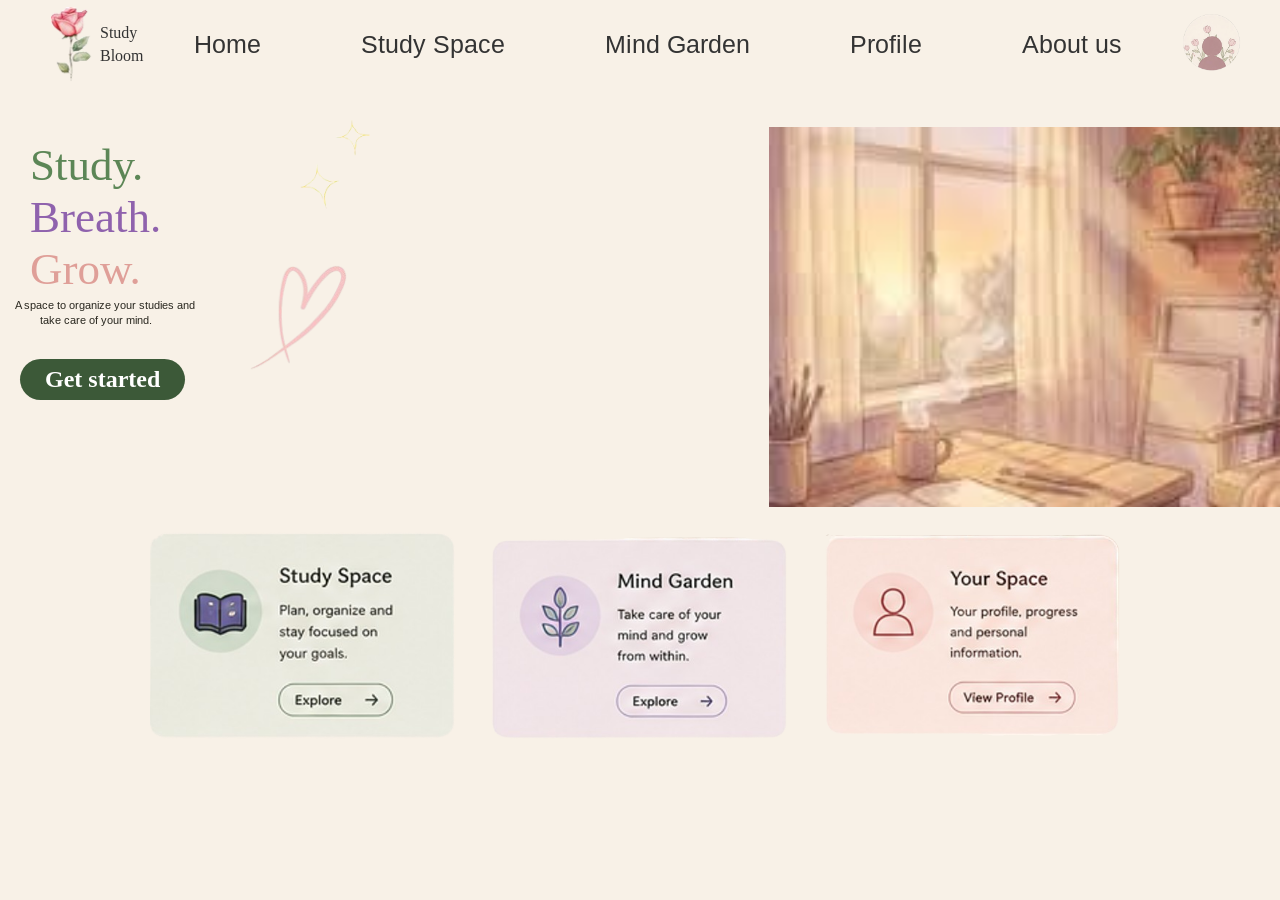
<file: index.html>
<!DOCTYPE html>
<html lang="en">
  <head>
    <meta charset="UTF-8" />
    <meta name="viewport" content="width=device-width, initial-scale=1.0" />
    <link
      href="https://fonts.googleapis.com/css2?family=Arimo&display=swap"
      rel="stylesheet"
    />
    <meta http-equiv="X-UA-Compatible" content="ie=edge" />
    <title>Study Bloom</title>
    <link rel="stylesheet" href="styles.css" />
    <link rel="stylesheet" href="about.css" />
    <link rel="stylesheet" href="mind.css" />
    <link rel="stylesheet" href="profile.css" />
    <script src="index.mjs"></script>
  </head>
  <body class="home">
    <nav>
      <div class="logo">
        <img src="assests\rose.png" alt="Study Bloom" />
        <span>Study<br />Bloom</span>
      </div>
      <!-- nav bar-->
      <div class="nav-links">
        <a href="index.html">Home</a>
        <a href="study.html">Study Space</a>
        <a href="mind.html">Mind Garden</a>
        <a href="profile.html">Profile</a>
        <a href="about.html">About us</a>
      </div>
      <!-- links pfp image to profile pic -->
      <a href="profile.html">
        <img class="pfp" src="assests\pfp.png" alt="pfp" />
      </a>
    </nav>
    <span id="study">Study.</span>
    <br />
    <span id="breath">Breath.</span> <br />
    <span id="grow">Grow.</span><br />
    <span id="quote">A space to organize your studies and </span>
    <span id="line2"> take care of your mind.</span>
    <!-- addsget started button-->
    <a href="login.html">
      <button class="get-started">Get started</button>
    </a>
    <!-- adds more images -->
    <img src="assests\stars.png" class="stars" />
    <img src="assests\heart.png" class="heart" />
    <img src="assests\room.jpg" class="room" />
    <!-- Quick acess -->
    <div class="cards">
      <a href="study.html">
        <img src="assests\green.png" alt="study space" />
      </a>
      <a href="mind.html">
        <img src="assests\purple.png" alt="mind garden" />
      </a>
      <a href="profile.html">
        <img src="assests\pink.png" alt="your space" />
      </a>
    </div>
    <!-- adds calm music -->
    <audio autoplay loop>
      <source src="assests/music.mp3" type="audio/mpeg" />
    </audio>
  </body>
</html>
</file>
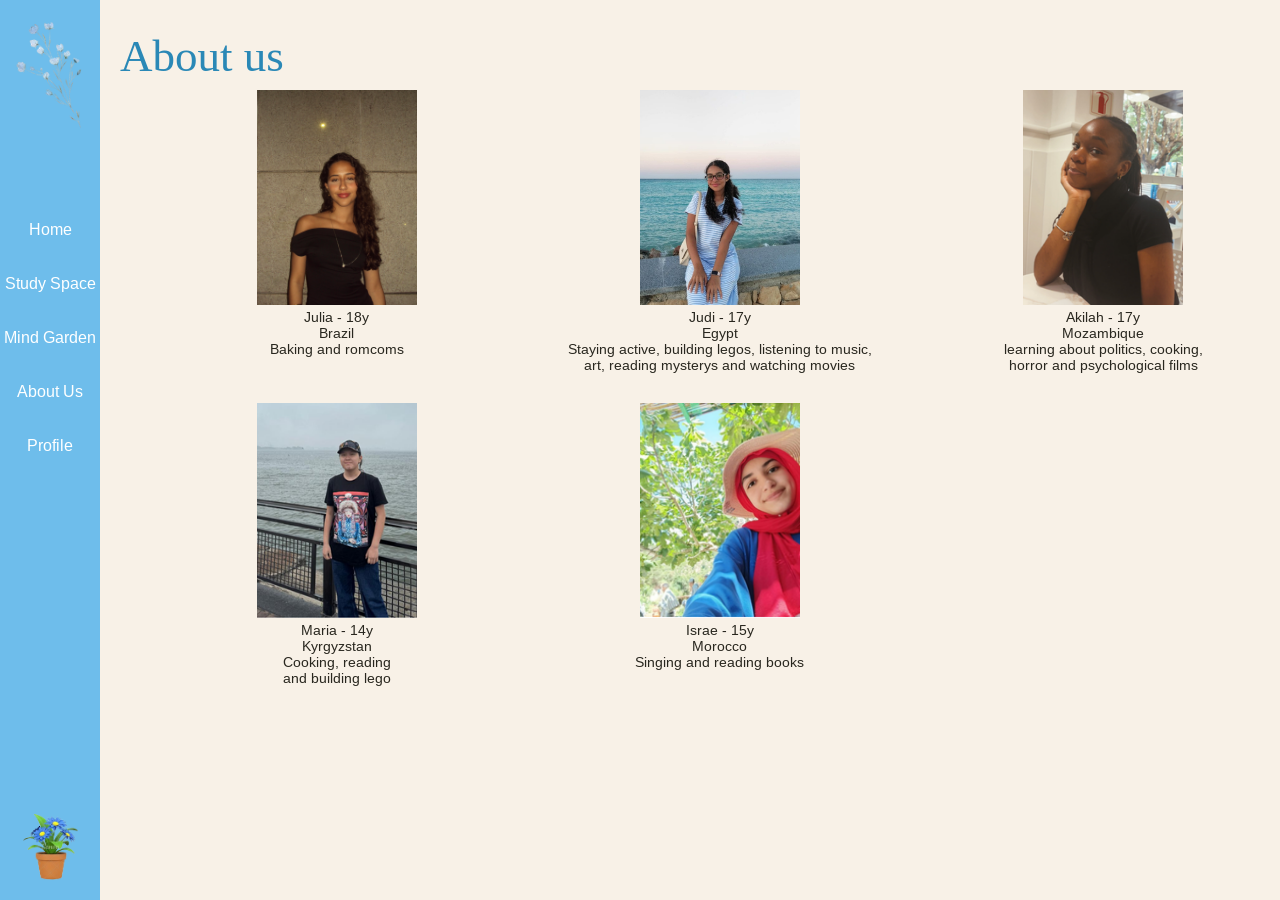
<file: about.html>
<!DOCTYPE html>
<html lang="en">
  <head>
    <meta charset="UTF-8" />
    <meta name="viewport" content="width=device-width, initial-scale=1.0" />
    <link
      href="https://fonts.googleapis.com/css2?family=Arimo&display=swap"
      rel="stylesheet"
    />
    <meta http-equiv="X-UA-Compatible" content="ie=edge" />
    <title>About us</title>
    <link rel="stylesheet" href="styles.css" />
    <script src="index.mjs"></script>
    <link rel="stylesheet" href="about.css" />
    <link rel="stylesheet" href="mind.css" />
    <link rel="stylesheet" href="profile.css" />
    <script src="script.js"></script>
  </head>
  <body class="about">
    <!-- nav bar-->
    <nav class="bluebar">
      <img src="assests\BluePlant.png" class="BluePlant" alt="plant" />

      <div class="blueLinks">
        <a href="index.html">Home</a>
        <a href="study.html">Study Space</a>
        <a href="mind.html">Mind Garden</a>
        <a href="about.html">About Us</a>
        <a href="profile.html">Profile</a>
      </div>
      <img src="assests\AboutPlant.png" class="AboutPlant" alt="Plant" />
    </nav>
<h1> About us</h1>
    <div class="people">
    <div class="person">
      <img src="assests\julia.jpg" alt="Julia">
      <p>Julia - 18y<br>
      Brazil<br>
      Baking and romcoms</p>
    </div>
    <div class="person">
      <img src="assests\judi.png" alt="Judi">
      <p>Judi - 17y<br>
      Egypt<br>
      Staying active, building legos, listening to music,<br>
      art, reading mysterys and watching movies</p>
    </div>
    
    <div class="person">
      <img src="assests\akilah.png" alt="Akilah">
      <p>Akilah - 17y<br>
      Mozambique<br>
      learning about politics, cooking,<br>
      horror and psychological films</p>
    </div>
    
 

    <div class="person">
      <img src="assests\maria.png" alt="Maria">
      <p>Maria - 14y<br>
      Kyrgyzstan<br>
      Cooking, reading<br>
      and building lego</p>
    </div>
    
    <div class="person">
      <img src="assests\israe.png" alt="Israe">
      <p>Israe - 15y<br>
      Morocco<br>
      Singing and reading books</p>
    </div>
    </div>
  </body>
</html>
</html>
</file>
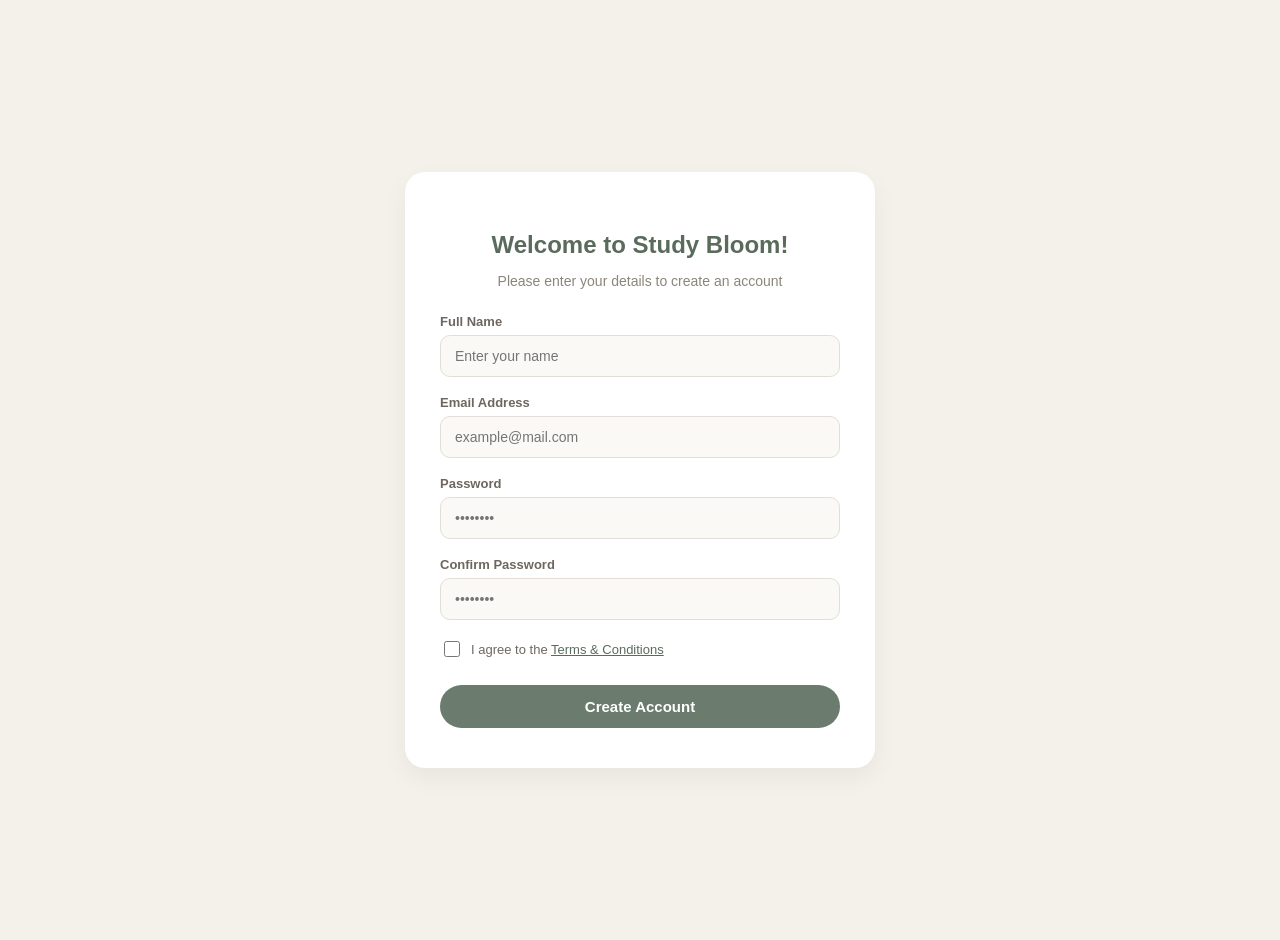
<file: login.html>
<!DOCTYPE html>
<html lang="en">
  <head>
    <meta charset="UTF-8" />
    <meta name="viewport" content="width=device-width, initial-scale=1.0" />
    <title>Study Bloom - Sign Up</title>
    <link rel="stylesheet" href="login.css" />
  </head>
  <body class="login-body">
    <div class="login-container">
      <h2>Welcome to Study Bloom!</h2>
      <p>Please enter your details to create an account</p>

      <form action="index.html" method="GET" id="signup-form">
        <div class="input-group">
          <label for="name">Full Name</label>
          <input
            type="text"
            id="name"
            name="name"
            placeholder="Enter your name"
            required
          />
        </div>

        <div class="input-group">
          <label for="email">Email Address</label>
          <input
            type="email"
            id="email"
            name="email"
            placeholder="example@mail.com"
            required
          />
        </div>

        <div class="input-group">
          <label for="password">Password</label>
          <input
            type="password"
            id="password"
            name="password"
            placeholder="••••••••"
            required
          />
        </div>

        <div class="input-group">
          <label for="confirm-password">Confirm Password</label>
          <input
            type="password"
            id="confirm-password"
            name="confirm-password"
            placeholder="••••••••"
            required
          />
        </div>

        <div class="checkbox-group">
          <input type="checkbox" id="terms" required />
          <label for="terms"
            >I agree to the
            <a href="#" onclick="openTerms(event)">Terms & Conditions</a></label
          >
        </div>

        <button type="submit" class="submit-btn">Create Account</button>
      </form>
    </div>

    <div id="terms-modal" class="modal">
      <div class="modal-content">
        <span class="close-btn" onclick="closeTerms()">&times;</span>
        <h3>Terms & Conditions</h3>
        <ol>
          <li>Be respectful and supportive to all study partners.</li>
          <li>Keep your account details and progress honest.</li>
          <li>Enjoy your study sessions and stay consistent!</li>
        </ol>
      </div>
    </div>

    <script src="login.js"></script>
  </body>
</html>
</file>
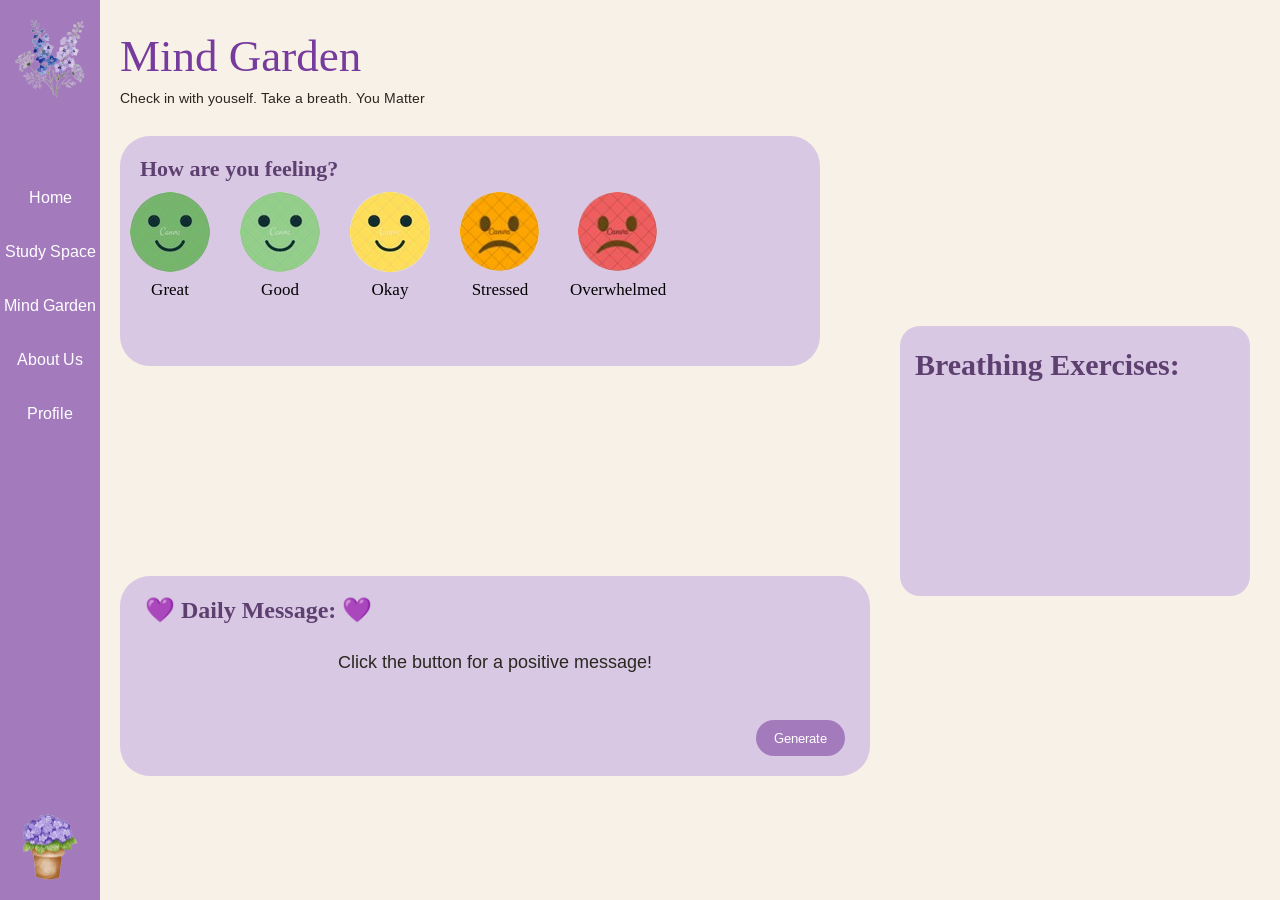
<file: mind.html>
<!DOCTYPE html>
<html lang="en">
  <head>
    <meta charset="UTF-8" />
    <meta name="viewport" content="width=device-width, initial-scale=1.0" />
    <link
      href="https://fonts.googleapis.com/css2?family=Arimo&display=swap"
      rel="stylesheet"
    />
    <meta http-equiv="X-UA-Compatible" content="ie=edge" />
    <title>Mind Garden</title>
    <link rel="stylesheet" href="styles.css" />
    <link rel="stylesheet" href="about.css" />
    <link rel="stylesheet" href="mind.css" />
    <link rel="stylesheet" href="profile.css" />
  </head>
  <body class="mind">
    <!-- nav bar-->
    <nav class="purplebar">
      <img src="assests\PurplePlant.png" class="PurplePlant" alt="plant" />

      <div class="purpleLinks">
        <a href="index.html">Home</a>
        <a href="study.html">Study Space</a>
        <a href="mind.html">Mind Garden</a>
        <a href="about.html">About Us</a>
        <a href="profile.html">Profile</a>
      </div>
      <img src="assests\MindPlant.png" class="MindPlant" alt="Plant" />
    </nav>

    <!-- text -->
    <h1>Mind Garden</h1>
    <p class="mindtitle">Check in with youself. Take a breath. You Matter</p>

    <!--feelings part-->
    <div class="feelingBox">
      <h2 class="feelingQuestion">How are you feeling?</h2>
      <div class="feelings">
        <label class="feeling">
          <input type="radio" name="feeling" value="great" />
          <img src="assests\great.png" alt="Great" />
          <span>Great</span>
        </label>

        <label class="feeling">
          <input type="radio" name="feeling" value="good" />
          <img src="assests\good.png" alt="Good" />
          <span>Good</span>
        </label>

        <label class="feeling">
          <input type="radio" name="feeling" value="Okay" />
          <img src="assests\okay.png" alt="Okay" />
          <span>Okay</span>
        </label>

        <label class="feeling">
          <input type="radio" name="feeling" value="Stressed" />
          <img src="assests\stressed.png" alt="Stressed" />
          <span>Stressed</span>
        </label>

        <label class="feeling">
          <input type="radio" name="feeling" value="Overwhelmed" />
          <img src="assests\overwhelmed.png" alt="Overwhelmed" />
          <span>Overwhelmed</span>
        </label>
      </div>
      <div id="feelingMessage" class="feelingMessage"></div>
    </div>
    <!--Positive messages-->
    <div class="messageBox">
      <h2>💜 Daily Message: 💜</h2>

      <p id="message">Click the button for a positive message!</p>

      <button id="messageButton">Generate</button>
    </div>
    <script src="mind.mjs"></script>
  </body>
</html>
<!--breathing exercises-->
<div class="breathingBox">
  <h3>Breathing Exercises:</h3>

  <iframe
    width="300"
    height="170"
    src="https://www.youtube.com/embed/LiUnFJ8P4gM"
    title="Breathing Exercises"
    allowfullscreen
  >
  </iframe>
</div>
</file>
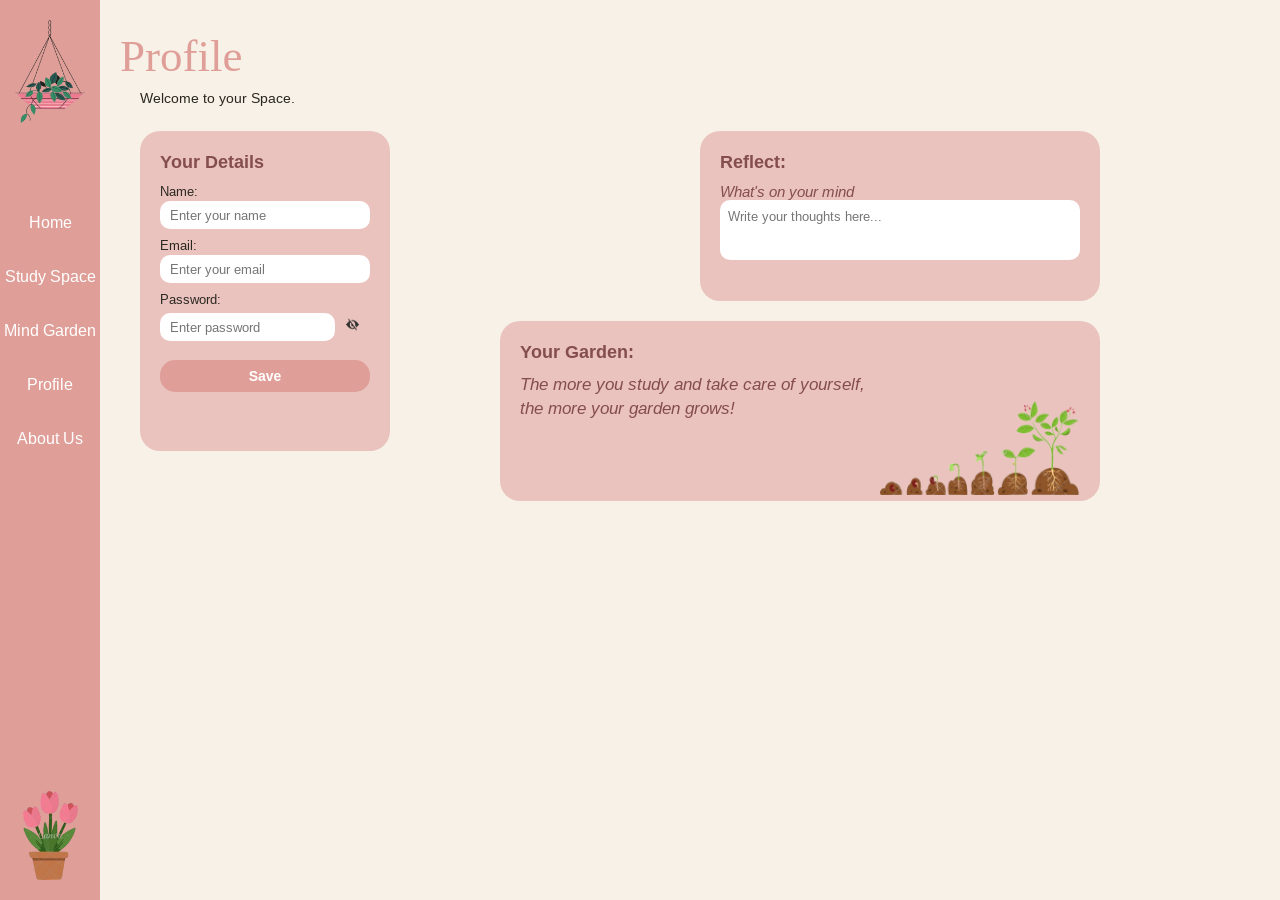
<file: profile.html>
<!DOCTYPE html>
<html lang="en">
  <head>
    <meta charset="UTF-8" />
    <meta name="viewport" content="width=device-width, initial-scale=1.0" />
    <title>Profile</title>
    <link
      href="https://fonts.googleapis.com/css2?family=Arimo&display=swap"
      rel="stylesheet"
    />
    <link rel="stylesheet" href="styles.css" />
    <link rel="stylesheet" href="profile.css" />
    <script src="script.js" defer></script>
  </head>
  <body class="profile">
    <!-- Navbar à gauche -->
    <nav class="pinkbar">
      <img src="assests/PinkPlant.png" class="PinkPlant" alt="plant" />
      <div class="pinkLinks">
        <a href="index.html">Home</a>
        <a href="study.html">Study Space</a>
        <a href="mind.html">Mind Garden</a>
        <a href="profile.html">Profile</a>
        <a href="about.html">About Us</a>
      </div>
      <img src="assests/ProfilePlant.png" class="ProfilePlant" alt="Plant" />
    </nav>

    <!-- Contenu principal -->
    <div class="content">
      <h1>Profile</h1>
      <p class="profiletitle">Welcome to your Space.</p>

      <div class="grid-container">
        <!-- Your Details box -->
        <div class="card details">
          <h2>Your Details</h2>

          <label>Name:</label>
          <input type="text" id="userName" placeholder="Enter your name" />

          <label>Email:</label>
          <input type="email" id="userEmail" placeholder="Enter your email" />

          <label>Password:</label>

          <div class="password-box">
            <input type="password" id="userPass" placeholder="Enter password" />

            <button type="button" onclick="togglePassword()">
              <img src="assests/pass.png" alt="Show password" />
            </button>
          </div>

          <button class="save-btn" onclick="saveDetails()">Save</button>
        </div>

        <!-- Right boxes -->
        <div class="right-boxes">
          <div class="card reflect">
            <h2>Reflect:</h2>
            <p><i>What's on your mind</i></p>

            <textarea placeholder="Write your thoughts here..."></textarea>
          </div>

          <div class="card garden">
            <h2>Your Garden:</h2>

            <img
              src="assests/garden.png"
              alt="Your Garden"
              class="garden-image"
            />

            <p>
              The more you study and take care of yourself, <br />the more your
              garden grows!
            </p>
          </div>
        </div>
      </div>
    </div>

    <script>
      const savedName = localStorage.getItem("profileName");
      const savedEmail = localStorage.getItem("profileEmail");
      const savedPassword = localStorage.getItem("profilePass");

      document.getElementById("userName").value = savedName || "";
      document.getElementById("userEmail").value = savedEmail || "";
      document.getElementById("userPass").value = savedPassword || "";
    </script>

    <script src="script.js" defer></script>
  </body>
</html>
</file>
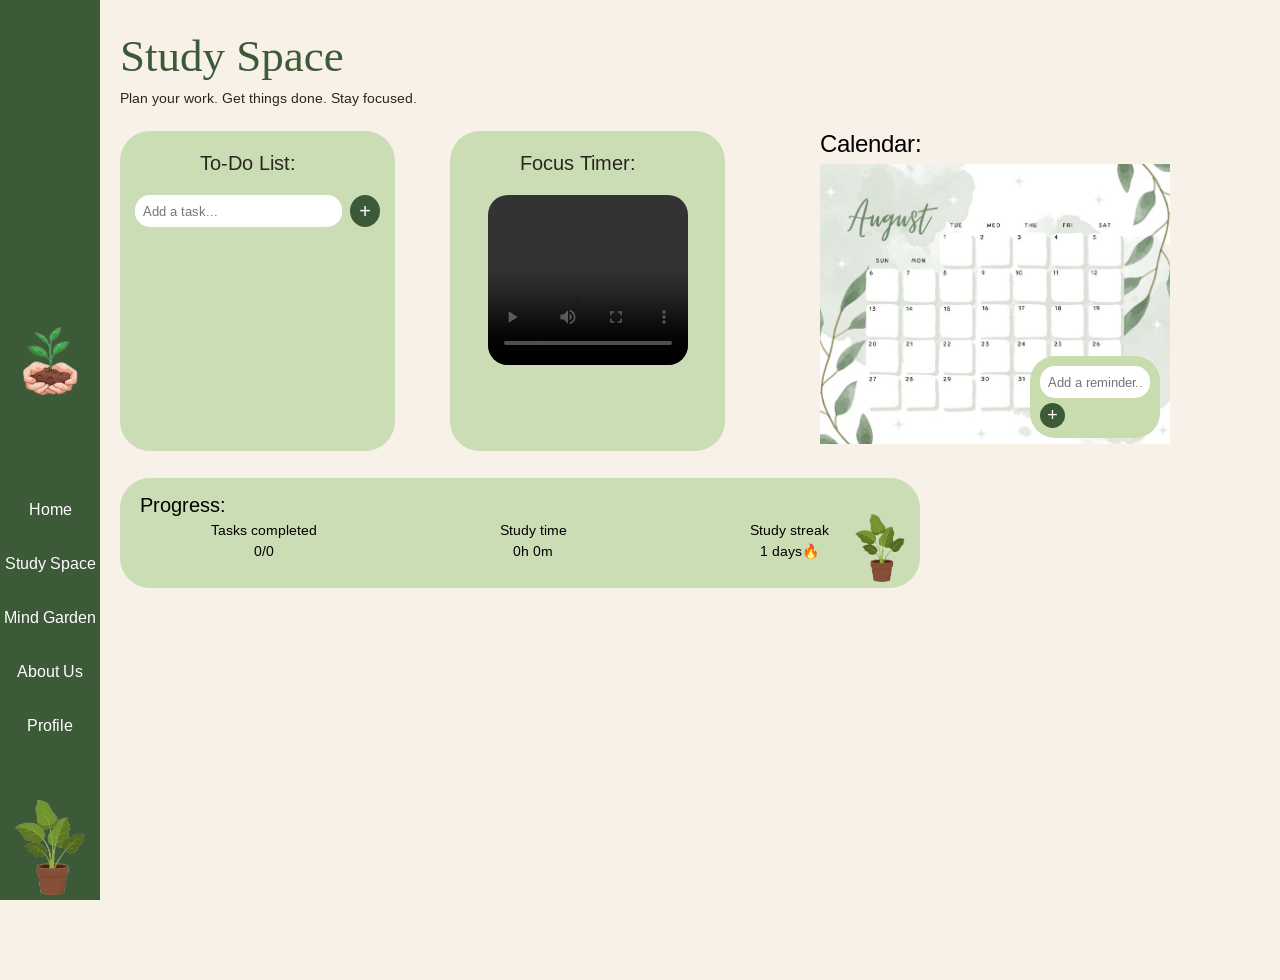
<file: study.html>
<!DOCTYPE html>
<html lang="en">
  <head>
    <meta charset="UTF-8" />
    <meta name="viewport" content="width=device-width, initial-scale=1.0" />
    <link
      href="https://fonts.googleapis.com/css2?family=Arimo&display=swap"
      rel="stylesheet"
    />
    <meta http-equiv="X-UA-Compatible" content="ie=edge" />
    <title>Study Space</title>
    <link rel="stylesheet" href="styles.css" />
    <link rel="stylesheet" href="about.css" />
    <link rel="stylesheet" href="mind.css" />
    <link rel="stylesheet" href="profile.css" />
  </head>
  <body class="study">
    <!-- nav bar-->
    <nav class="greenbar">
      <img src="assests\handPlant.png" class="handPlant" alt="plant" />

      <div class="greenLinks">
        <a href="index.html">Home</a>
        <a href="study.html">Study Space</a>
        <a href="mind.html">Mind Garden</a>
        <a href="about.html">About Us</a>
        <a href="profile.html">Profile</a>
      </div>
      <img src="assests\StudyPlant.png" class="StudyPlant" alt="Plant" />
    </nav>
    <!-- text-->
    <h1>Study Space</h1>

    <p class="subtitle">Plan your work. Get things done. Stay focused.</p>

    <!-- to do list-->
    <div class="todo">
      <h2>To-Do List:</h2>
      <div class="addTask">
        <input type="text" id="taskInput" placeholder="Add a task..." />
        <button onclick="addTask()">+</button>
      </div>
      <div id="taskList"></div>
    </div>
    <!-- focus timer-->
    <div class="timer">
      <h2>Focus Timer:</h2>
      <video id="timerVideo" controls>
        <source src="assests\timer.mp4" type="video/mp4" />
      </video>
    </div>
    <!-- Calendar and reminder-->
    <div class="calendar">
      <h2>Calendar:</h2>
      <img src="assests\calendar.jpg" alt="Calendar" />

      <div class="reminderBox">
        <input type="text" id="reminderInput" placeholder="Add a reminder..." />
        <button class="reminderButton" onclick="addReminder()">+</button>

        <div id="reminders"></div>
      </div>
    </div>
    <!-- Progress -->
    <div class="progress">
      <h2>Progress:</h2>

      <div class="progressInfo">
        <div>
          <p>Tasks completed</p>
          <p id="taskProgress">0/0</p>
        </div>

        <div>
          <p>Study time</p>
          <p id="studyTime">0h 0m</p>
        </div>

        <div>
          <p>Study streak</p>
          <p>1 days🔥</p>
        </div>
        <img src="assests/StudyPlant.png" class="progressPlant" alt="Plant" />
      </div>
    </div>
    <script src="index.mjs"></script>
    <!--Adds spotify playlist-->
    <div class="spotify">
      <iframe
        data-testid="embed-iframe"
        style="border-radius: 12px"
        src="https://open.spotify.com/embed/playlist/37i9dQZF1DX1s9knjP51Oa?utm_source=generator&si=9473aa937c7b469c"
        width="100%"
        height="352"
        frameborder="0"
        allowfullscreen=""
        allow="autoplay; clipboard-write; encrypted-media; fullscreen; picture-in-picture"
        loading="lazy"
      ></iframe>
    </div>
  </body>
</html>
</file>
<file: styles.css>
* {
  margin: 0;
  padding: 0;
  box-sizing: border-box;
}

body {
  overflow-x: hidden;
}

/* styling home page */
.home {
  background-color: #f8f1e7;
}

/* styling nav */
nav {
  display: flex;
  align-items: center;
  padding: 5px 50px;
  gap: 50px;
}

/* Study Bloom logo */
.logo {
  display: flex;
  align-items: center;
  gap: 5px;
  width: 120px;
}

.logo img {
  width: 45px;
  height: 75px;
  object-fit: contain;
}

.logo span {
  font-size: 16px;
  line-height: 1.4;
  color: #333;
}

/* Navigation links */
.nav-links {
  display: flex;
  align-items: center;
  gap: 100px;
  flex: 1;
  white-space: nowrap;
}

.nav-links a {
  text-decoration: none;
  font-family: "Arimo", sans-serif;
  color: #333;
  font-size: 25px;
}

/* nav links become underlined when hovered on */
.nav-links a:hover {
  text-decoration: underline;
}

/* styling pfp icon */
.pfp {
  width: 75px;
  height: 75px;
  border-radius: 50%;
}

/* styling text */
#study {
  position: relative;
  top: 50px;
  left: 30px;
  font-family: "Times New Roman", Times, serif;
  color: #5c8656;
  font-size: 45px;
}

#breath {
  position: relative;
  top: 50px;
  left: 30px;
  font-family: "Times New Roman", Times, serif;
  color: #8f62ad;
  font-size: 45px;
}

#grow {
  position: relative;
  top: 50px;
  left: 30px;
  font-family: "Times New Roman", Times, serif;
  color: #df9f98;
  font-size: 45px;
}

#quote {
  position: relative;
  top: 50px;
  left: 15px;
  font-family: "Arimo", sans-serif;
  color: #29271f;
  font-size: 11px;
}

#line2 {
  display: block;
  margin-left: 40px;
  margin-top: 50px;
  font-family: "Arimo", sans-serif;
  color: #29271f;
  font-size: 11px;
}

/* styling images */
.stars {
  position: absolute;
  width: 70px;
  top: 120px;
  left: 300px;
}

.heart {
  position: absolute;
  width: 100px;
  top: 250px;
  left: 250px;
}

.room {
  width: 600px;
  height: 380px;
  object-fit: cover;
  position: relative;
  left: 600px;
  top: -200px;
}

/* styling button */
.get-started {
  position: relative;
  top: -320px;
  left: 20px;
  background-color: #3c5938;
  color: white;
  border: none;
  border-radius: 25px;
  padding: 7px 25px;
  font-family: "Times New Roman", Times, serif;
  font-size: 24px;
  font-weight: bold;
  cursor: pointer;
}

/* styling cards */
.cards {
  display: flex;
  gap: 25px;
  justify-content: center;
  margin-top: -190px;
}

.cards img {
  width: 310px;
  height: auto;
  display: block;
}

/* styling study card as it has a different size */
.cards a:first-child img {
  width: 310px;
  margin-top: -20px;
}

/* styling study page */
.study {
  background-color: #f8f1e7;
}

/* styling nav */
.greenbar {
  width: 100px;
  height: 100vh;
  background-color: #3c5938;
  position: fixed;
  left: 0;
  top: 0;
  display: flex;
  flex-direction: column;
  align-items: center;
}

.greenLinks {
  display: flex;
  flex-direction: column;
  align-items: center;
  gap: 35px;
  margin-top: 40px;
}

.greenLinks a {
  color: white;
  text-decoration: none;
  font-family: "Arimo", sans-serif;
  font-size: 16px;
  white-space: nowrap;
}

.greenLinks a:hover {
  text-decoration: underline;
}

/* styling nav images */
.StudyPlant {
  width: 70px;
  margin-top: 15px;
}

.handPlant {
  width: 55px;
  margin-top: auto;
  margin-bottom: 15px;
}

/* style text */
.study h1 {
  font-family: "Times New Roman", Times, serif;
  font-weight: normal;
  font-size: 45px;
  color: #3c5938;
  margin-left: 120px;
  margin-top: 30px;
  margin-bottom: 8px;
}

.subtitle {
  font-family: "Arimo", sans-serif;
  font-size: 14px;
  color: #29271f;
  margin-left: 120px;
}

/* To do list styling */

/* To do green box styling */
.todo {
  width: 275px;
  height: 320px;
  background-color: #cbddb5;
  padding: 15px;
  margin-left: 120px;
  margin-top: 25px;
  border-radius: 30px;
}

/* To do header styling */
.todo h2 {
  color: #29271f;
  font-family: "Arimo", sans-serif;
  font-size: 20px;
  font-weight: normal;
  text-align: center;
  margin-left: -20px;
  margin-top: 5px;
  margin-bottom: 20px;
}

/* puts the input and + next to each other */
.addTask {
  display: flex;
  gap: 8px;
}

/* styling the text box */
.addTask input {
  flex: 1;
  padding: 8px;
  border: none;
  border-radius: 15px;
  font-family: "Arimo", sans-serif;
}

/* styling the + button */
.addTask button {
  width: 30px;
  border: none;
  border-radius: 50%;
  background-color: #3c5938;
  color: white;
  font-size: 20px;
  cursor: pointer;
}

/* styling the task that gets added */
.task {
  display: flex;
  align-items: center;
  margin: 12px 0;
  font-family: "Arimo", sans-serif;
  font-size: 17px;
}

.task span {
  flex: 1;
  margin-left: 8px;
}

/* styling the checkbox */
.task input[type="checkbox"] {
  width: 18px;
  height: 18px;
}

/* styling delete bin image */
.delete {
  border: none;
  background: none;
  cursor: pointer;
  padding: 0;
}

.taskBin {
  width: 30px;
  height: 30px;
}

/* styling focus timer */

/* focus timer green box styling */
.timer {
  width: 275px;
  height: 320px;
  background-color: #cbddb5;
  padding: 15px;
  margin-left: 450px;
  margin-top: -320px;
  border-radius: 30px;
}

/* timer header styling */
.timer h2 {
  color: #29271f;
  font-family: "Arimo", sans-serif;
  font-size: 20px;
  font-weight: normal;
  text-align: center;
  margin-left: -20px;
  margin-top: 5px;
  margin-bottom: 20px;
}

/* timer video */
.timer video {
  width: 200px;
  height: 170px;
  object-fit: cover;
  display: block;
  margin: 10px auto 0;
  border-radius: 20px;
}

/* calendar styling */
.calendar {
  width: 350px;
  margin-left: 820px;
  margin-top: -320px;
  position: relative;
}

.calendar h2 {
  font-family: "Arimo", sans-serif;
  font-size: 24px;
  font-weight: normal;
  margin-bottom: 5px;
}

.calendar img {
  width: 350px;
  height: 280px;
  object-fit: cover;
}

/* reminder box styling */
.reminderBox {
  position: absolute;
  right: 10px;
  bottom: 10px;
  width: 130px;
  height: auto;
  padding: 10px;
  box-sizing: border-box;
  background-color: #c8dcae;
  border-radius: 25px;
}

.reminderBox input {
  width: 100%;
  box-sizing: border-box;
  padding: 8px;
  border: none;
  border-radius: 15px;
  font-family: "Arimo", sans-serif;
}

.reminderButton {
  width: 25px;
  height: 25px;
  margin-top: 5px;
  border: none;
  border-radius: 50%;
  background-color: #3c5938;
  color: white;
  font-size: 18px;
  cursor: pointer;
}

#reminders {
  font-family: "Arimo", sans-serif;
  font-size: 13px;
}

#reminders p {
  display: flex;
  align-items: center;
  justify-content: space-between;
  margin: 8px 0;
}
#reminders .delete {
  width: 16px;
  height: 16px;
  padding: 0;
  display: flex;
  align-items: center;
  justify-content: center;
}

.reminderBin {
  width: 16px;
  height: 16px;
}

.calendar .reminderBin {
  width: 16px;
  height: 16px;
}

/* Progress box */
.progress {
  width: 800px;
  height: 110px;
  background-color: #cbddb5;
  margin-left: 120px;
  margin-top: 30px;
  border-radius: 30px;
  position: relative;
  overflow: hidden;
}

.progress h2 {
  font-family: "Arimo", sans-serif;
  font-size: 20px;
  font-weight: normal;
  margin: 0;
  padding: 15px 20px 0;
}

.progressInfo {
  display: flex;
  justify-content: space-around;
  align-items: center;
  font-family: "Arimo", sans-serif;
  font-size: 14px;
}

.progressInfo p {
  margin: 5px;
  text-align: center;
}

.progressPlant {
  width: 50px;
  height: 70px;
  object-fit: contain;
  position: absolute;
  right: 15px;
  bottom: 5px;
}

.spotify {
  width: 250px;
  position: absolute;
  right: 50px;
  bottom: -80px;
}

.spotify iframe {
  width: 100%;
  height: 200px;
}
</file>
<file: about.css>
/* styling About us*/
/* styling nav*/
.about {
  background-color: #f8f1e7;
}
.bluebar {
  width: 100px;
  height: 100vh;
  background-color: #6ebdeb;
  position: fixed;
  left: 0;
  top: 0;
  display: flex;
  flex-direction: column;
  align-items: center;
}
.blueLinks {
  display: flex;
  flex-direction: column;
  align-items: center;
  gap: 35px;
  margin-top: 40px;
}

.blueLinks a {
  color: white;
  text-decoration: none;
  font-family: "Arimo", sans-serif;
  font-size: 16px;
  white-space: nowrap;
}

.blueLinks a:hover {
  text-decoration: underline;
}
/* styling nav imges*/
.BluePlant {
  width: 70px;
  margin-top: 15px;
}
.AboutPlant {
  width: 55px;
  margin-top: auto;
  margin-bottom: 15px;
}
/* styling text*/
.about h1 {
  font-family: "Times New Roman", Times, serif;
  font-weight: normal;
  font-size: 45px;
  color: #2a88b6;
  margin-left: 120px;
  margin-top: 30px;
  margin-bottom: 8px;
}
.about p {
  font-family: "Arimo", sans-serif;
  font-size: 14px;
  color: #29271f;
}
/* styling images*/
.people {
  margin-left: 160px;
  display: grid;
  grid-template-columns: repeat(3, 1fr);
  gap: 30px;
  text-align: center;
}

.person img {
  width: 160px;
  height: 215px;
  object-fit: cover;
}

.person {
  font-size: 16px;
}
</file>
<file: mind.css>
/* styling Mind Garden*/
/* styling nav*/
.mind {
  background-color: #f8f1e7;
}
.purplebar {
  width: 100px;
  height: 100vh;
  background-color: #a37bbd;
  position: fixed;
  left: 0;
  top: 0;
  display: flex;
  flex-direction: column;
  align-items: center;
}
.purpleLinks {
  display: flex;
  flex-direction: column;
  align-items: center;
  gap: 35px;
  margin-top: 40px;
}

.purpleLinks a {
  color: white;
  text-decoration: none;
  font-family: "Arimo", sans-serif;
  font-size: 16px;
  white-space: nowrap;
}

.purpleLinks a:hover {
  text-decoration: underline;
}
/* styling nav imges*/
.PurplePlant {
  width: 70px;
  margin-top: 15px;
}
.MindPlant {
  width: 55px;
  margin-top: auto;
  margin-bottom: 15px;
}

/* styling text*/
.mind h1 {
  font-family: "Times New Roman", Times, serif;
  font-weight: normal;
  font-size: 45px;
  color: #763b9d;
  margin-left: 120px;
  margin-top: 30px;
  margin-bottom: 8px;
}

.mindtitle {
  font-family: "Arimo", sans-serif;
  font-size: 14px;
  color: #29271f;
  margin-left: 120px;
}

/* styling emojis*/
/* feeling box*/
.feelingBox {
  width: 700px;
  height: 230px;
  background-color: #d9c8e4;
  margin-left: 120px;
  margin-top: 30px;
  border-radius: 30px;
  display: flex;
  align-items: flex-start;
  justify-content: flex-start;
  flex-direction: column;
}

.feelings {
  display: flex;
  flex-direction: row;
  gap: 30px;
  margin-left: 10px;
}
.feelingQuestion {
  margin: 20px 0 10px 20px;
  font-family: "Times New Roman", Times, serif;
  font-size: 22px;
  color: #5d4070;
  font-weight: bold;
}
.feeling {
  display: flex;
  flex-direction: column;
  align-items: center;
  cursor: pointer;
}

.feeling input {
  display: none;
}

.feeling img {
  width: 80px;
  height: 80px;
  object-fit: contain;
}

.feeling span {
  margin-top: 8px;
  font-size: 17px;
}

/* positive message box */

.messageBox {
  width: 750px;
  height: 200px;
  background-color: #d9c8e4;
  margin-left: 120px;
  margin-top: 30px;
  border-radius: 30px;
  transform: translateY(180px);
  position: relative;
}

.messageBox h2 {
  position: absolute;
  left: 25px;
  top: 20px;
  margin: 0;
  color: #5d4070;
  font-family: "Times New Roman", Times, serif;
}

.messageBox p {
  position: absolute;
  left: 150px;
  right: 150px;
  top: 75px;
  text-align: center;
  font-size: 18px;
  font-family: "Arimo", sans-serif;
  color: #29271f;
}

.messageBox button {
  position: absolute;
  right: 25px;
  bottom: 20px;
  background-color: #a37bbd;
  color: white;
  border: none;
  padding: 10px 18px;
  border-radius: 20px;
  font-family: "Arimo", sans-serif;
  cursor: pointer;
}
/*breathingbox*/
.mind h3 {
  font-family: "Times New Roman", Times, serif;
  font-size: 30px;
  color: #763b9d;
  margin-left: 10px;
  margin-top: 60px;
  margin-bottom: 10px;
  transform: translateY(7px);
}

.breathingBox {
  width: 350px;
  height: 270px;
  background-color: #d9c8e4;
  margin-left: auto;
  margin-right: 20px;
  margin-top: 0;
  margin-bottom: 0;
  border-radius: 20px;
  transform: translate(-10px, -270px);
  position: relative;
  padding: 15px;
  box-sizing: border-box;
}

.breathingBox h3 {
  font-family: "Times New Roman", Times, serif;
  font-weight: bold;
  font-size: 30px;
  color: #5d4070;
  margin: 0 0 8px 0;
  text-align: left;
}

.breathingBox iframe {
  width: 100%;
  height: 180px;
  display: block;
  border: none;
  border-radius: 5px;
}
.feelingMessage {
  text-align: center;
  margin-left: 10px;
  margin-top: 20px;
  font-family: Arimo, sans-serif;
  font-size: 18px;
  color: #763b9d;
  min-height: 25px;
}
</file>
<file: profile.css>
.profile {
  background-color: #f8f1e7;
}
.pinkbar {
  width: 100px;
  height: 100vh;
  background-color: #df9f98;
  position: fixed;
  left: 0;
  top: 0;
  display: flex;
  flex-direction: column;
  align-items: center;
}
.pinkLinks {
  display: flex;
  flex-direction: column;
  align-items: center;
  gap: 35px;
  margin-top: 40px;
}

.pinkLinks a {
  color: white;
  text-decoration: none;
  font-family: "Arimo", sans-serif;
  font-size: 16px;
  white-space: nowrap;
}

.pinkLinks a:hover {
  text-decoration: underline;
}
/* styling nav imges*/
.PinkPlant {
  width: 70px;
  margin-top: 15px;
}
.ProfilePlant {
  width: 55px;
  margin-top: auto;
  margin-bottom: 15px;
}

/* styling text*/
.content h1 {
  font-family: "Times New Roman", Times, serif;
  font-weight: normal;
  font-size: 45px;
  color: #df9f98;
  margin-left: 120px;
  margin-top: 30px;
  margin-bottom: 8px;
}

.profiletitle {
  font-family: "Arimo", sans-serif;
  font-size: 14px;
  color: #29271f;
  margin-left: 140px;
  margin-top: 5px;
  margin-bottom: 25px;
}

.card {
  background-color: #ebc3be;
  border-radius: 20px;
  padding: 20px;
  box-sizing: border-box;
}

.card h2 {
  font-family: "Arimo", sans-serif;
  font-size: 18px;
  color: #844e4e;
  margin: 0 0 10px 0;
}

.details {
  width: 250px;
  height: 320px;
  margin-left: 140px;
  position: relative;
}

.card-header {
  display: flex;
  align-items: center;
  gap: 10px;
  margin-bottom: 15px;
}

.avatar {
  width: 35px;
  height: 35px;
  border-radius: 50%;
}

.details p {
  margin: 12px 0;
  font-size: 14px;
  color: #29271f;
}

.heart-icon {
  position: absolute;
  bottom: 15px;
  right: 15px;
  width: 35px;
}

.reflect {
  width: 400px;
  height: 170px;
  margin-left: 700px;
  margin-top: -320px;
}

.reflect-subtitle {
  font-style: italic;
  font-size: 14px;
  color: #555;
  margin-top: 5px;
}
.reflect p {
  font-family: "Arimo", sans-serif;
  font-size: 15px;
  color: #844e4e;
  font-style: italic;
}

.garden {
  width: 600px;
  height: 180px;
  margin-left: 500px;
  margin-top: 20px;
  position: relative;
}
.garden {
  position: relative;
}

.garden-image {
  width: 200px;
  position: absolute;
  right: 20px;
  top: 80px;
}
.garden p {
  font-size: 17px;
  line-height: 1.4;
  color: #844e4e;
  font-family: "Arimo", sans-serif;
  font-style: italic;
}

.details label {
  display: block;
  font-size: 13px;
  color: #29271f;
  font-family: "Arimo", sans-serif;
  margin-top: 8px;
}

.details input {
  width: 100%;
  padding: 6px 10px;
  margin-top: 2px;
  border: none;
  border-radius: 10px;
  font-family: "Arimo", sans-serif;
  font-size: 13px;
  box-sizing: border-box;
}

.save-btn {
  margin-top: 15px;
  width: 100%;
  padding: 8px;
  background-color: #df9f98;
  color: white;
  border: none;
  border-radius: 15px;
  font-size: 14px;
  cursor: pointer;
  font-weight: bold;
}

.save-btn:hover {
  background-color: #c98881;
}

.reflect textarea {
  width: 100%;
  height: 60px;
  border: none;
  border-radius: 10px;
  padding: 8px;
  font-family: "Arimo", sans-serif;
  resize: none;
  box-sizing: border-box;
}
.password-box {
  display: flex;
  align-items: center;
}

.password-box button {
  border: none;
  background: none;
  cursor: pointer;
  padding: 5px;
}

.password-box button img {
  width: 25px;
  height: 25px;
}
</file>
<file: login.css>
.login-body {
  background-color: #f4f1ea;
  font-family: "Arimo", sans-serif;
  display: flex;
  justify-content: center;
  align-items: center;
  min-height: 100vh;
  margin: 0;
  padding: 20px;
}

.login-container {
  background: #ffffff;
  padding: 40px 35px;
  border-radius: 20px;
  box-shadow: 0 10px 25px rgba(0, 0, 0, 0.05);
  max-width: 400px;
  width: 100%;
  text-align: center;
}

.login-container h2 {
  color: #5a6b5c;
  font-size: 24px;
  margin-bottom: 8px;
}

.login-container p {
  color: #8c857b;
  font-size: 14px;
  margin-bottom: 25px;
}

.input-group {
  text-align: left;
  margin-bottom: 18px;
}

.input-group label {
  display: block;
  font-size: 13px;
  font-weight: 600;
  color: #6e675f;
  margin-bottom: 6px;
}

.input-group input {
  width: 100%;
  padding: 12px 14px;
  border: 1.5px solid #e2ded7;
  border-radius: 10px;
  font-size: 14px;
  background-color: #faf9f6;
  color: #333;
  box-sizing: border-box;
  transition: all 0.3s ease;
}

.input-group input:focus {
  outline: none;
  border-color: #8fa89b;
  background-color: #ffffff;
  box-shadow: 0 0 0 3px rgba(143, 168, 155, 0.2);
}

.checkbox-group {
  display: flex;
  align-items: center;
  gap: 8px;
  font-size: 13px;
  color: #6e675f;
  margin-bottom: 20px;
  text-align: left;
}

.checkbox-group input[type="checkbox"] {
  accent-color: #6b7c6e;
  cursor: pointer;
  width: 16px;
  height: 16px;
}

.checkbox-group a {
  color: #5a6b5c;
  text-decoration: underline;
  cursor: pointer;
}

.submit-btn {
  width: 100%;
  padding: 13px;
  background-color: #6b7c6e;
  color: white;
  border: none;
  border-radius: 25px;
  font-size: 15px;
  font-weight: 600;
  cursor: pointer;
  margin-top: 5px;
  transition: background-color 0.3s ease;
}

.submit-btn:hover {
  background-color: #556458;
}

.modal {
  display: none;
  position: fixed;
  top: 0;
  left: 0;
  width: 100%;
  height: 100%;
  background-color: rgba(0, 0, 0, 0.4);
  z-index: 1000;
}

.modal-content {
  background-color: #ffffff;
  margin: 15% auto;
  padding: 30px;
  border-radius: 20px;
  width: 85%;
  max-width: 420px;
  color: #5a6b5c;
  position: relative;
  text-align: left;
  box-shadow: 0 15px 30px rgba(0, 0, 0, 0.15);
}

.modal-content h3 {
  margin-top: 0;
  color: #5a6b5c;
  font-size: 20px;
}

.modal-content p {
  color: #6e675f;
  font-size: 14px;
  line-height: 1.5;
  margin-bottom: 12px;
}

.close-btn {
  position: absolute;
  right: 20px;
  top: 15px;
  font-size: 24px;
  cursor: pointer;
  color: #8c857b;
  transition: color 0.2s;
}

.close-btn:hover {
  color: #333;
}
</file>
